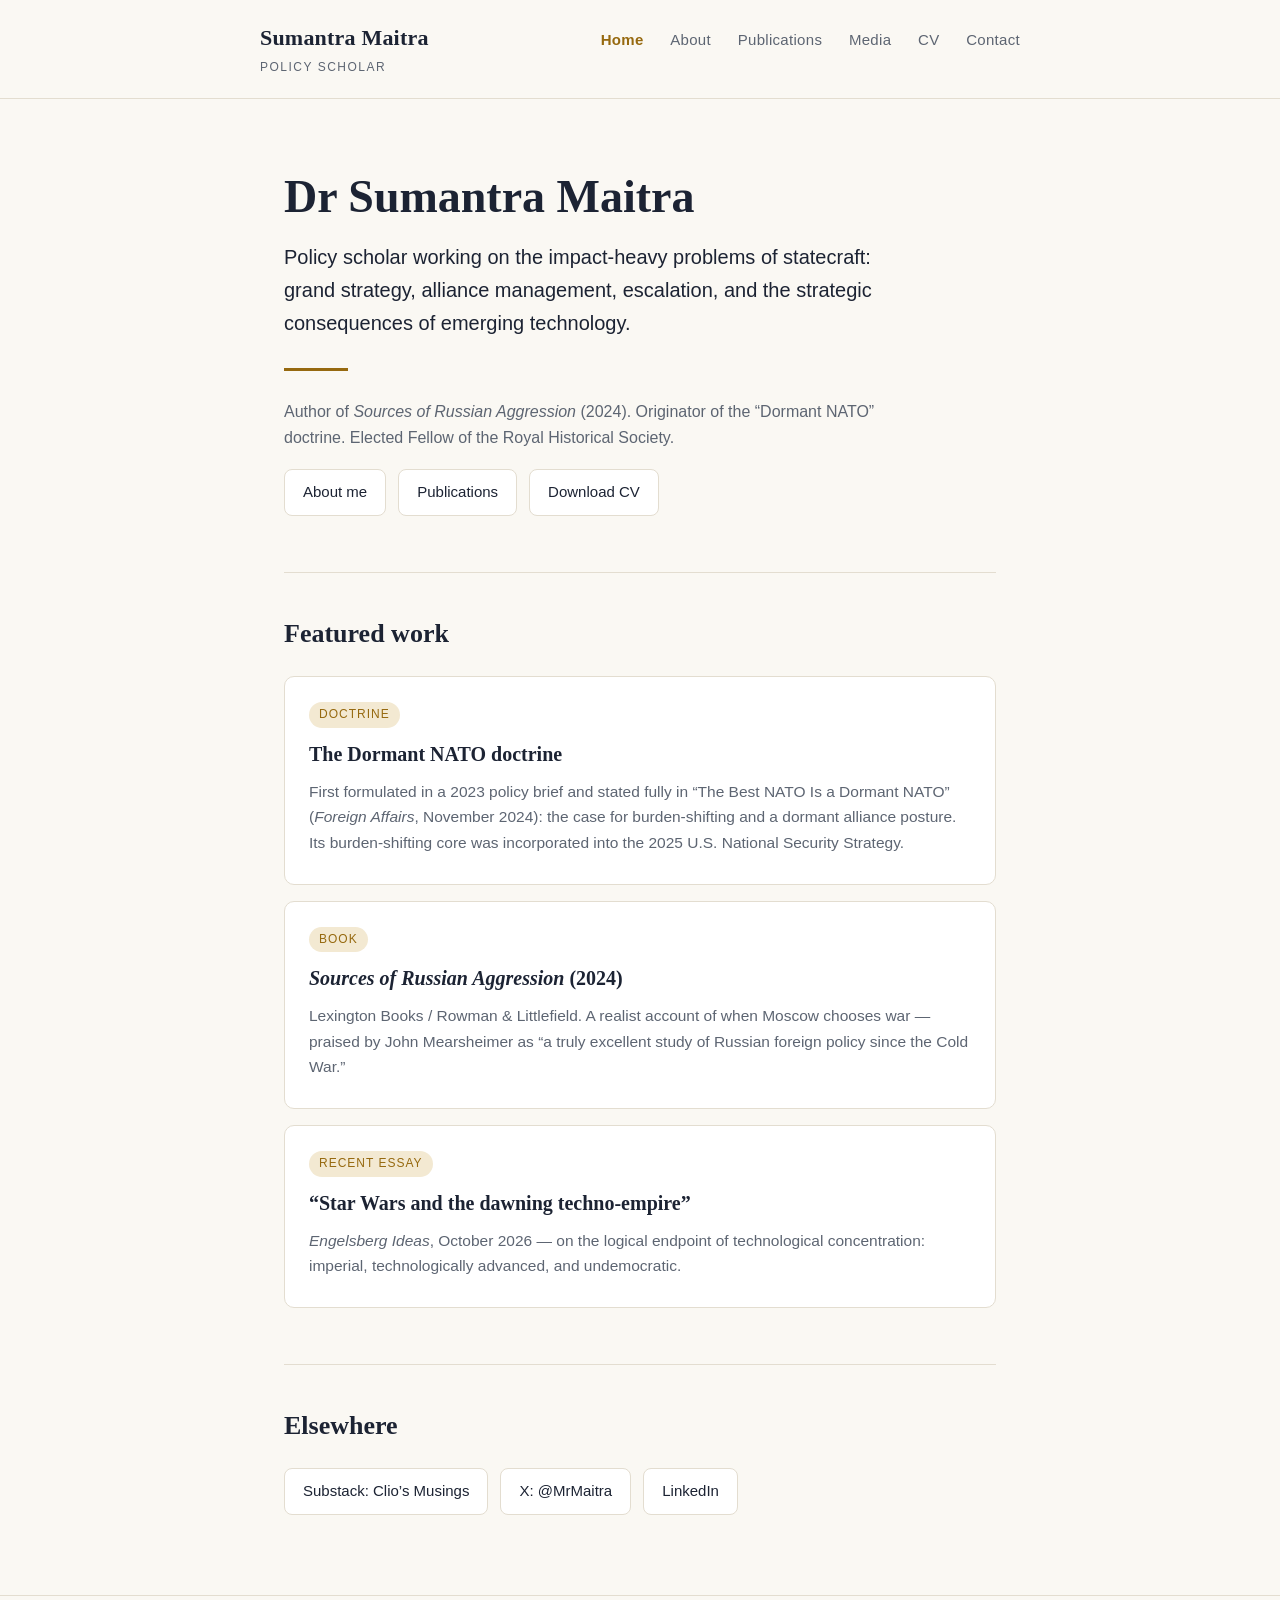
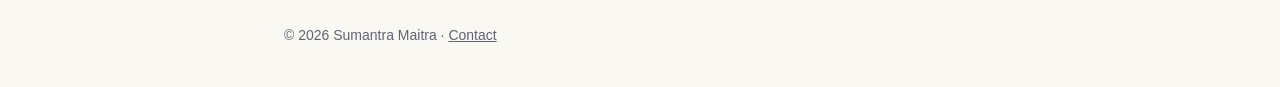
<file: index.html>
<!DOCTYPE html>
<html lang="en">
<head>
<meta charset="utf-8">
<meta name="viewport" content="width=device-width, initial-scale=1">
<title>Dr Sumantra Maitra — Policy Scholar</title>
<meta name="description" content="Dr Sumantra Maitra is a policy scholar working on grand strategy, alliance management, escalation, and the strategic consequences of emerging technology.">
<link rel="stylesheet" href="style.css">
</head>
<body>

<header class="site">
  <div class="wrap nav">
    <a class="brand" href="index.html">Sumantra Maitra<small>Policy Scholar</small></a>
    <nav class="links">
      <a href="index.html" class="active">Home</a>
      <a href="about.html">About</a>
      <a href="publications.html">Publications</a>
      <a href="media.html">Media</a>
      <a href="cv.html">CV</a>
      <a href="contact.html">Contact</a>
    </nav>
  </div>
</header>

<div class="wrap">
  <div class="hero">
    <h1>Dr Sumantra Maitra</h1>
    <p class="lede">Policy scholar working on the impact-heavy problems of statecraft: grand strategy, alliance management, escalation, and the strategic consequences of emerging technology.</p>
    <hr class="rule">
    <p class="sub">Author of <em>Sources of Russian Aggression</em> (2024). Originator of the &ldquo;Dormant NATO&rdquo; doctrine. Elected Fellow of the Royal Historical Society.</p>
    <div class="quick">
      <a href="about.html">About me</a>
      <a href="publications.html">Publications</a>
      <a href="Maitra_CV_AI_Fellowship.pdf">Download CV</a>
    </div>
  </div>

  <section class="block">
    <h2 class="sec">Featured work</h2>

    <div class="card">
      <span class="tag">Doctrine</span>
      <h3>The Dormant NATO doctrine</h3>
      <p>First formulated in a 2023 policy brief and stated fully in &ldquo;The Best NATO Is a Dormant NATO&rdquo; (<em>Foreign Affairs</em>, November 2024): the case for burden-shifting and a dormant alliance posture. Its burden-shifting core was incorporated into the 2025 U.S. National Security Strategy.</p>
    </div>

    <div class="card">
      <span class="tag">Book</span>
      <h3><em>Sources of Russian Aggression</em> (2024)</h3>
      <p>Lexington Books / Rowman &amp; Littlefield. A realist account of when Moscow chooses war — praised by John Mearsheimer as &ldquo;a truly excellent study of Russian foreign policy since the Cold War.&rdquo;</p>
    </div>

    <div class="card">
      <span class="tag">Recent essay</span>
      <h3><a href="https://engelsbergideas.com/notebook/star-wars-and-the-dawning-techno-empire/">&ldquo;Star Wars and the dawning techno-empire&rdquo;</a></h3>
      <p><em>Engelsberg Ideas</em>, October 2026 — on the logical endpoint of technological concentration: imperial, technologically advanced, and undemocratic.</p>
    </div>
  </section>

  <section class="block">
    <h2 class="sec">Elsewhere</h2>
    <div class="quick">
      <a href="https://diaryofdrm.substack.com">Substack: Clio&rsquo;s Musings</a>
      <a href="https://x.com/MrMaitra">X: @MrMaitra</a>
      <a href="https://www.linkedin.com/in/dr-sumantra-maitra">LinkedIn</a>
    </div>
  </section>
</div>

<footer class="site">
  <div class="wrap">
    &copy; 2026 Sumantra Maitra &middot; <a href="contact.html">Contact</a>
  </div>
</footer>

</body>
</html>
</file>
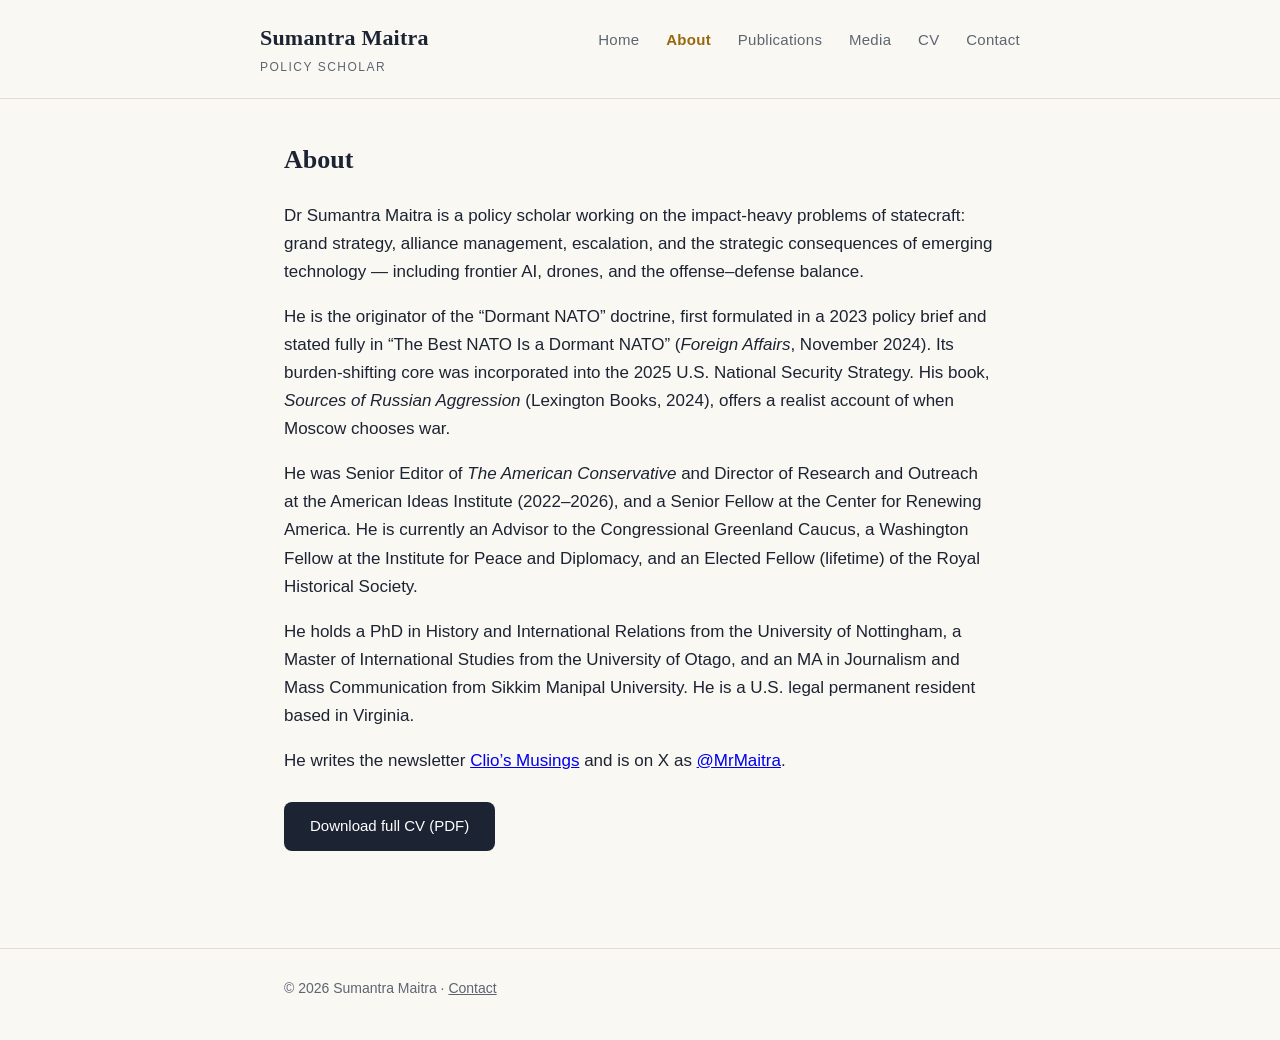
<file: about.html>
<!DOCTYPE html>
<html lang="en">
<head>
<meta charset="utf-8">
<meta name="viewport" content="width=device-width, initial-scale=1">
<title>About — Dr Sumantra Maitra</title>
<meta name="description" content="Biography of Dr Sumantra Maitra, policy scholar.">
<link rel="stylesheet" href="style.css">
</head>
<body>

<header class="site">
  <div class="wrap nav">
    <a class="brand" href="index.html">Sumantra Maitra<small>Policy Scholar</small></a>
    <nav class="links">
      <a href="index.html">Home</a>
      <a href="about.html" class="active">About</a>
      <a href="publications.html">Publications</a>
      <a href="media.html">Media</a>
      <a href="cv.html">CV</a>
      <a href="contact.html">Contact</a>
    </nav>
  </div>
</header>

<div class="wrap">
  <section class="block" style="border-top:0">
    <h2 class="sec">About</h2>
    <p>Dr Sumantra Maitra is a policy scholar working on the impact-heavy problems of statecraft: grand strategy, alliance management, escalation, and the strategic consequences of emerging technology — including frontier AI, drones, and the offense&ndash;defense balance.</p>
    <p>He is the originator of the &ldquo;Dormant NATO&rdquo; doctrine, first formulated in a 2023 policy brief and stated fully in &ldquo;The Best NATO Is a Dormant NATO&rdquo; (<em>Foreign Affairs</em>, November 2024). Its burden-shifting core was incorporated into the 2025 U.S. National Security Strategy. His book, <em>Sources of Russian Aggression</em> (Lexington Books, 2024), offers a realist account of when Moscow chooses war.</p>
    <p>He was Senior Editor of <em>The American Conservative</em> and Director of Research and Outreach at the American Ideas Institute (2022&ndash;2026), and a Senior Fellow at the Center for Renewing America. He is currently an Advisor to the Congressional Greenland Caucus, a Washington Fellow at the Institute for Peace and Diplomacy, and an Elected Fellow (lifetime) of the Royal Historical Society.</p>
    <p>He holds a PhD in History and International Relations from the University of Nottingham, a Master of International Studies from the University of Otago, and an MA in Journalism and Mass Communication from Sikkim Manipal University. He is a U.S. legal permanent resident based in Virginia.</p>
    <p>He writes the newsletter <a href="https://diaryofdrm.substack.com">Clio&rsquo;s Musings</a> and is on X as <a href="https://x.com/MrMaitra">@MrMaitra</a>.</p>
    <p><a class="btn" href="Maitra_CV_AI_Fellowship.pdf">Download full CV (PDF)</a></p>
  </section>
</div>

<footer class="site">
  <div class="wrap">
    &copy; 2026 Sumantra Maitra &middot; <a href="contact.html">Contact</a>
  </div>
</footer>

</body>
</html>
</file>
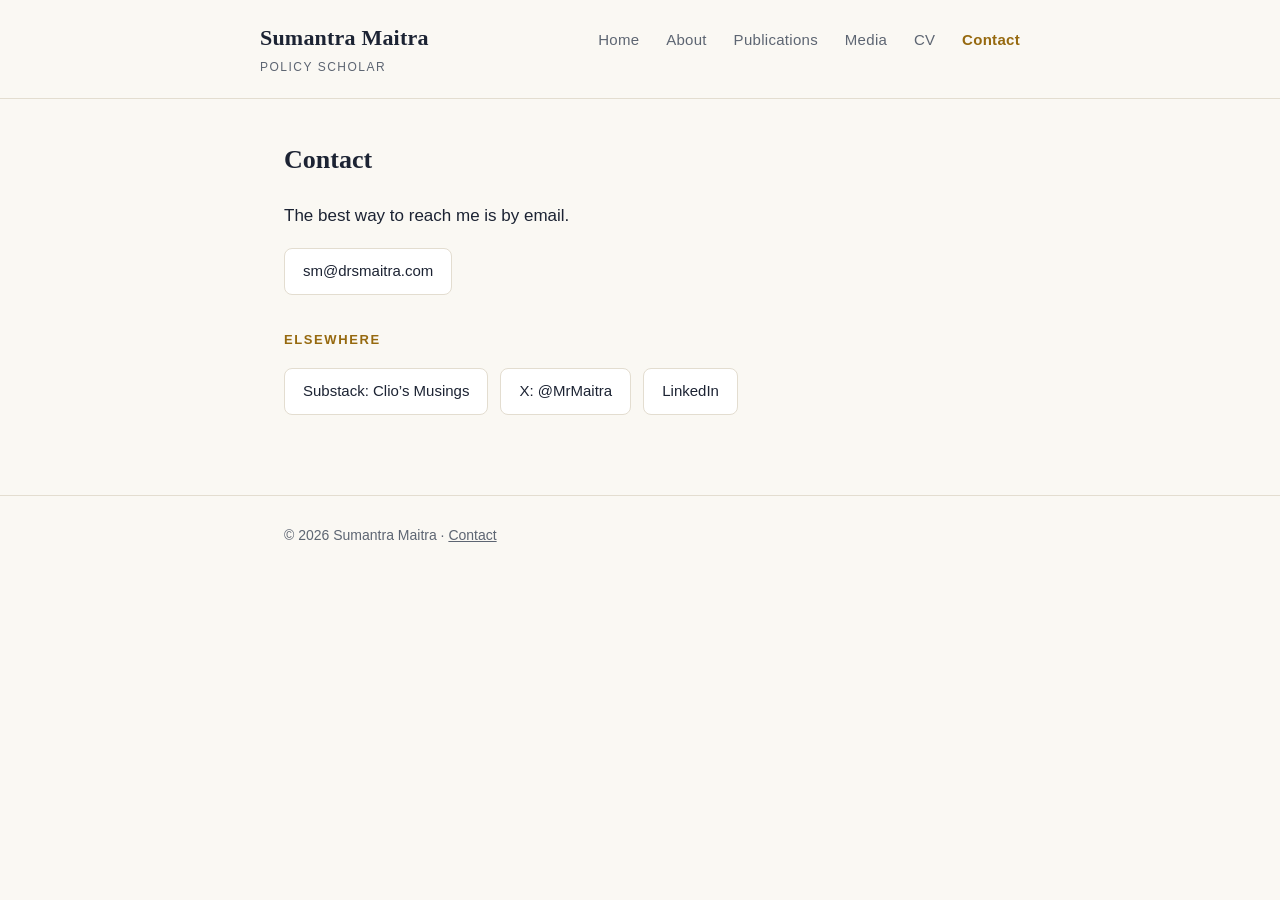
<file: contact.html>
<!DOCTYPE html>
<html lang="en">
<head>
<meta charset="utf-8">
<meta name="viewport" content="width=device-width, initial-scale=1">
<title>Contact — Dr Sumantra Maitra</title>
<meta name="description" content="Contact Dr Sumantra Maitra.">
<link rel="stylesheet" href="style.css">
</head>
<body>

<header class="site">
  <div class="wrap nav">
    <a class="brand" href="index.html">Sumantra Maitra<small>Policy Scholar</small></a>
    <nav class="links">
      <a href="index.html">Home</a>
      <a href="about.html">About</a>
      <a href="publications.html">Publications</a>
      <a href="media.html">Media</a>
      <a href="cv.html">CV</a>
      <a href="contact.html" class="active">Contact</a>
    </nav>
  </div>
</header>

<div class="wrap">
  <section class="block" style="border-top:0">
    <h2 class="sec">Contact</h2>
    <p>The best way to reach me is by email.</p>
    <div class="quick">
      <a href="mailto:sm@drsmaitra.com">sm@drsmaitra.com</a>
    </div>
    <h3 class="sub" style="margin-top:34px">Elsewhere</h3>
    <div class="quick">
      <a href="https://diaryofdrm.substack.com">Substack: Clio&rsquo;s Musings</a>
      <a href="https://x.com/MrMaitra">X: @MrMaitra</a>
      <a href="https://www.linkedin.com/in/dr-sumantra-maitra">LinkedIn</a>
    </div>
  </section>
</div>

<footer class="site">
  <div class="wrap">
    &copy; 2026 Sumantra Maitra &middot; <a href="contact.html">Contact</a>
  </div>
</footer>

</body>
</html>
</file>
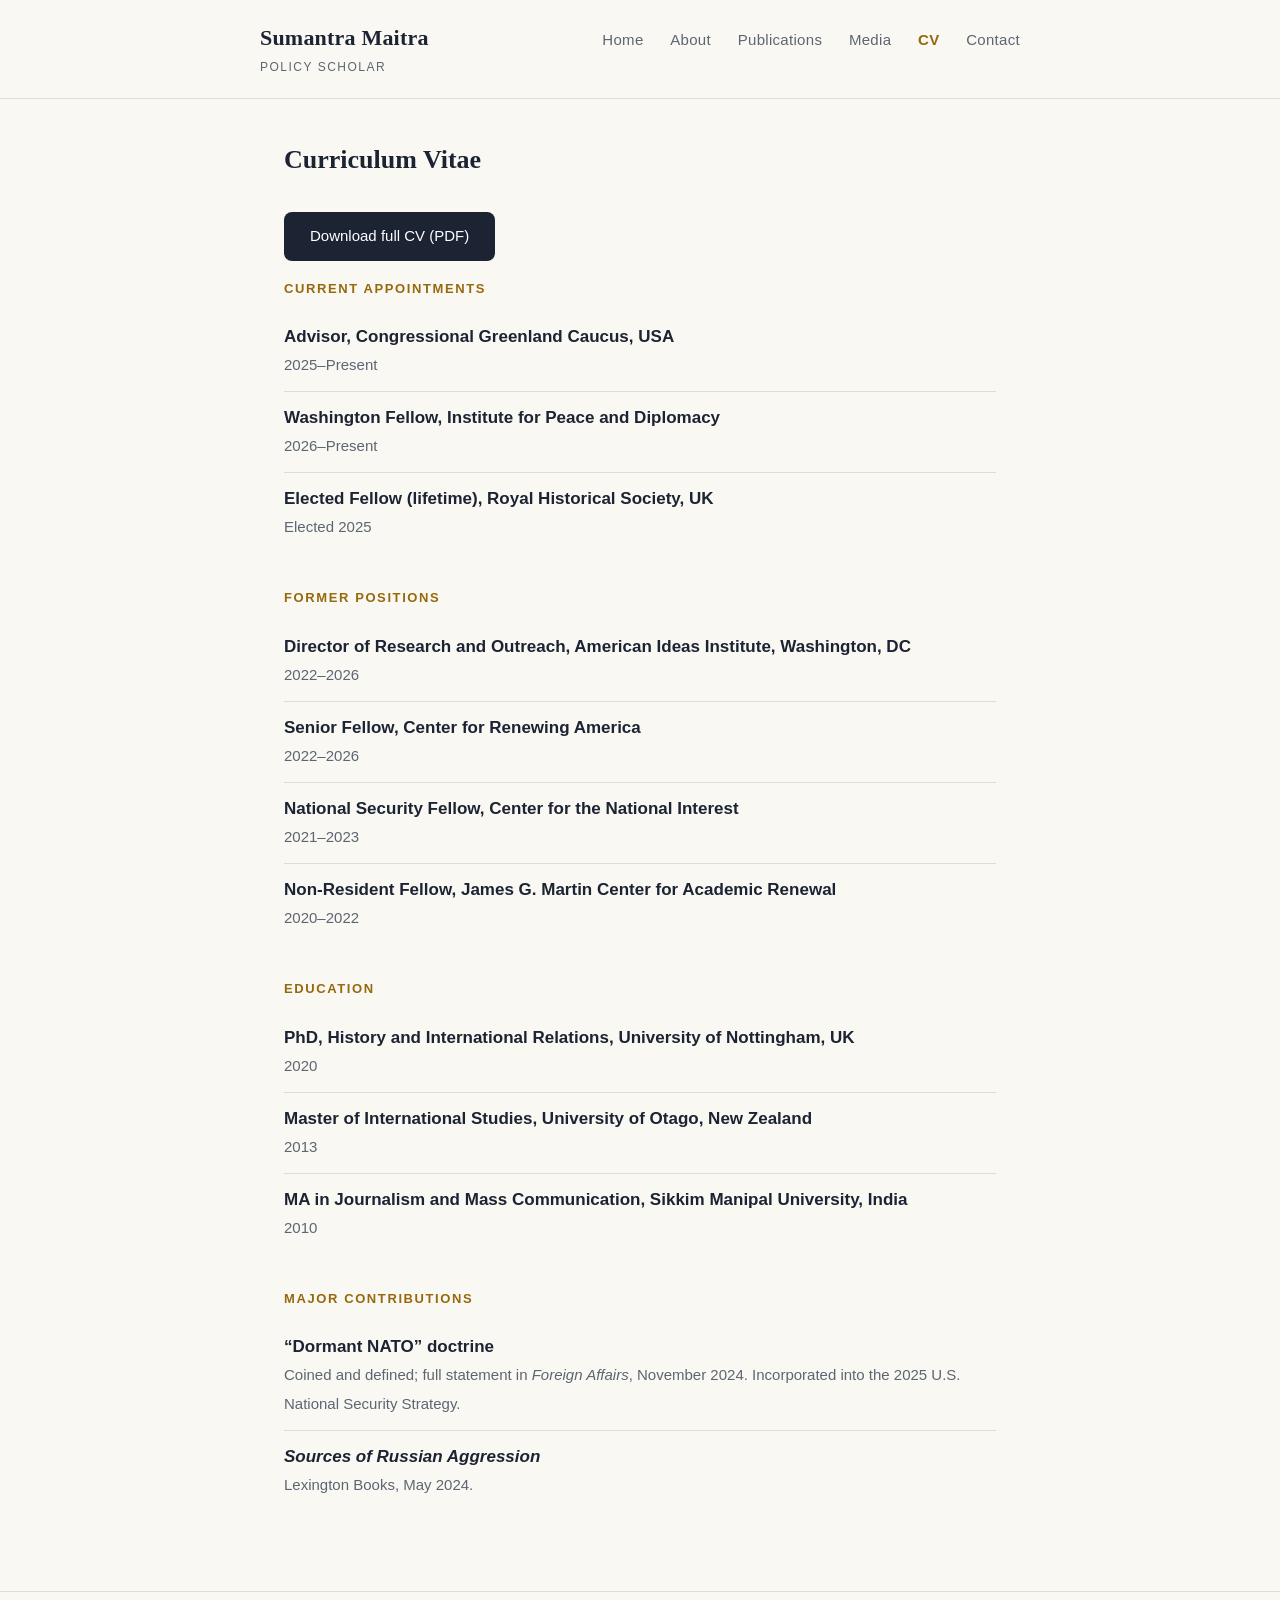
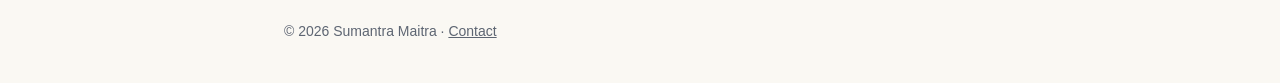
<file: cv.html>
<!DOCTYPE html>
<html lang="en">
<head>
<meta charset="utf-8">
<meta name="viewport" content="width=device-width, initial-scale=1">
<title>CV — Dr Sumantra Maitra</title>
<meta name="description" content="Curriculum vitae of Dr Sumantra Maitra.">
<link rel="stylesheet" href="style.css">
</head>
<body>

<header class="site">
  <div class="wrap nav">
    <a class="brand" href="index.html">Sumantra Maitra<small>Policy Scholar</small></a>
    <nav class="links">
      <a href="index.html">Home</a>
      <a href="about.html">About</a>
      <a href="publications.html">Publications</a>
      <a href="media.html">Media</a>
      <a href="cv.html" class="active">CV</a>
      <a href="contact.html">Contact</a>
    </nav>
  </div>
</header>

<div class="wrap">
  <section class="block" style="border-top:0">
    <h2 class="sec">Curriculum Vitae</h2>
    <p><a class="btn" href="Maitra_CV_AI_Fellowship.pdf">Download full CV (PDF)</a></p>

    <h3 class="sub">Current appointments</h3>
    <ul class="pub">
      <li><span class="t">Advisor, Congressional Greenland Caucus, USA</span><br><span class="v">2025&ndash;Present</span></li>
      <li><span class="t">Washington Fellow, Institute for Peace and Diplomacy</span><br><span class="v">2026&ndash;Present</span></li>
      <li><span class="t">Elected Fellow (lifetime), Royal Historical Society, UK</span><br><span class="v">Elected 2025</span></li>
    </ul>

    <h3 class="sub">Former positions</h3>
    <ul class="pub">
      <li><span class="t">Director of Research and Outreach, American Ideas Institute, Washington, DC</span><br><span class="v">2022&ndash;2026</span></li>
      <li><span class="t">Senior Fellow, Center for Renewing America</span><br><span class="v">2022&ndash;2026</span></li>
      <li><span class="t">National Security Fellow, Center for the National Interest</span><br><span class="v">2021&ndash;2023</span></li>
      <li><span class="t">Non-Resident Fellow, James G. Martin Center for Academic Renewal</span><br><span class="v">2020&ndash;2022</span></li>
    </ul>

    <h3 class="sub">Education</h3>
    <ul class="pub">
      <li><span class="t">PhD, History and International Relations, University of Nottingham, UK</span><br><span class="v">2020</span></li>
      <li><span class="t">Master of International Studies, University of Otago, New Zealand</span><br><span class="v">2013</span></li>
      <li><span class="t">MA in Journalism and Mass Communication, Sikkim Manipal University, India</span><br><span class="v">2010</span></li>
    </ul>

    <h3 class="sub">Major contributions</h3>
    <ul class="pub">
      <li><span class="t">&ldquo;Dormant NATO&rdquo; doctrine</span><br><span class="v">Coined and defined; full statement in <em>Foreign Affairs</em>, November 2024. Incorporated into the 2025 U.S. National Security Strategy.</span></li>
      <li><span class="t"><em>Sources of Russian Aggression</em></span><br><span class="v">Lexington Books, May 2024.</span></li>
    </ul>
  </section>
</div>

<footer class="site">
  <div class="wrap">
    &copy; 2026 Sumantra Maitra &middot; <a href="contact.html">Contact</a>
  </div>
</footer>

</body>
</html>
</file>
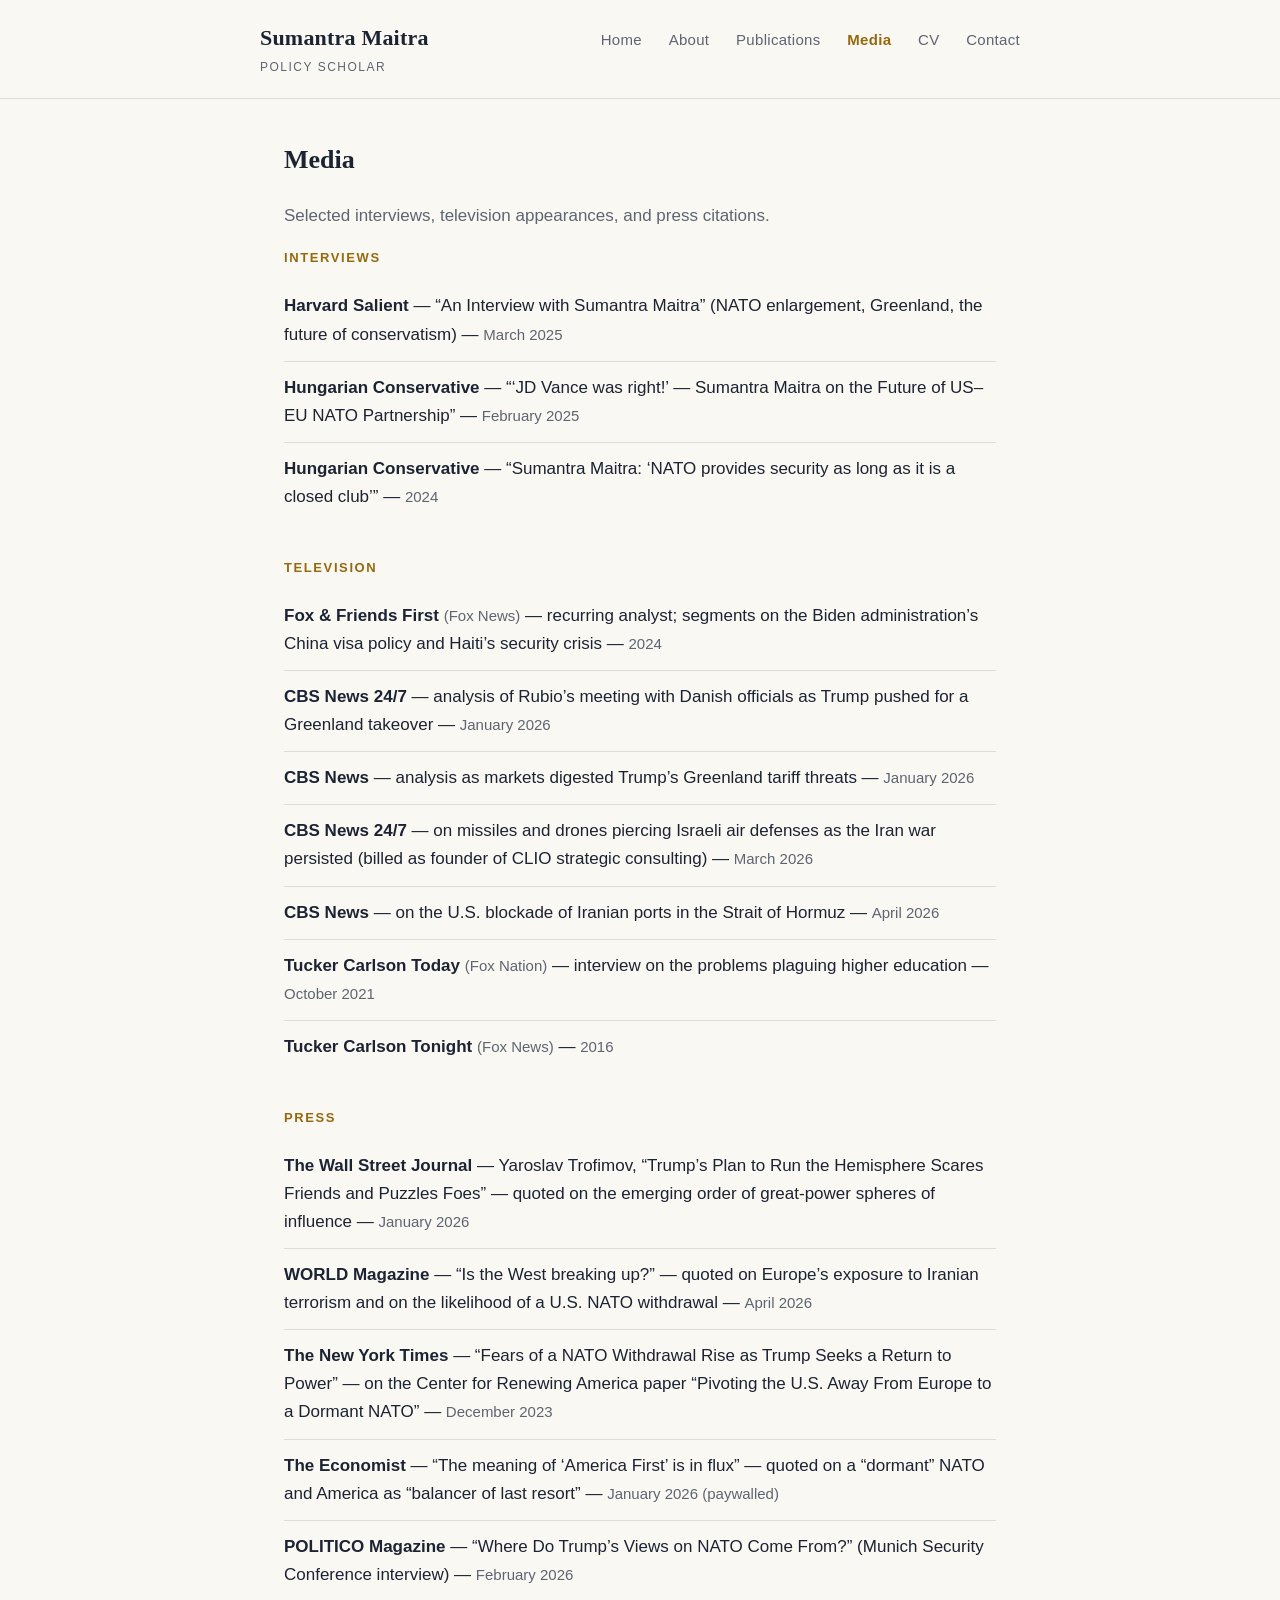
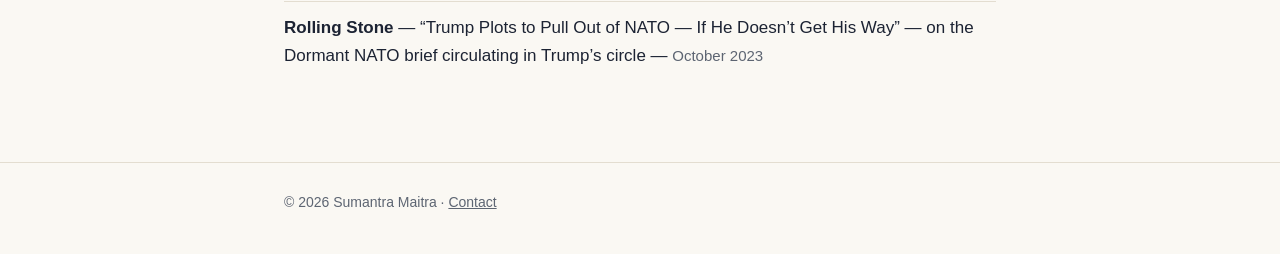
<file: media.html>
<!DOCTYPE html>
<html lang="en">
<head>
<meta charset="utf-8">
<meta name="viewport" content="width=device-width, initial-scale=1">
<title>Media — Dr Sumantra Maitra</title>
<meta name="description" content="Media appearances, interviews, and press citations of Dr Sumantra Maitra.">
<link rel="stylesheet" href="style.css">
</head>
<body>

<header class="site">
  <div class="wrap nav">
    <a class="brand" href="index.html">Sumantra Maitra<small>Policy Scholar</small></a>
    <nav class="links">
      <a href="index.html">Home</a>
      <a href="about.html">About</a>
      <a href="publications.html">Publications</a>
      <a href="media.html" class="active">Media</a>
      <a href="cv.html">CV</a>
      <a href="contact.html">Contact</a>
    </nav>
  </div>
</header>

<div class="wrap">
  <section class="block" style="border-top:0">
    <h2 class="sec">Media</h2>
    <p style="color:var(--muted)">Selected interviews, television appearances, and press citations.</p>

    <h3 class="sub">Interviews</h3>
    <ul class="pub">
      <li><span class="t">Harvard Salient</span> &mdash; &ldquo;An Interview with Sumantra Maitra&rdquo; (NATO enlargement, Greenland, the future of conservatism) &mdash; <span class="v">March 2025</span></li>
      <li><span class="t">Hungarian Conservative</span> &mdash; &ldquo;&lsquo;JD Vance was right!&rsquo; &mdash; Sumantra Maitra on the Future of US&ndash;EU NATO Partnership&rdquo; &mdash; <span class="v">February 2025</span></li>
      <li><span class="t">Hungarian Conservative</span> &mdash; &ldquo;Sumantra Maitra: &lsquo;NATO provides security as long as it is a closed club&rsquo;&rdquo; &mdash; <span class="v">2024</span></li>
    </ul>

    <h3 class="sub">Television</h3>
    <ul class="pub">
      <li><span class="t">Fox &amp; Friends First</span> <span class="v">(Fox News)</span> &mdash; recurring analyst; segments on the Biden administration&rsquo;s China visa policy and Haiti&rsquo;s security crisis &mdash; <span class="v">2024</span></li>
      <li><span class="t">CBS News 24/7</span> &mdash; analysis of Rubio&rsquo;s meeting with Danish officials as Trump pushed for a Greenland takeover &mdash; <span class="v">January 2026</span></li>
      <li><span class="t">CBS News</span> &mdash; analysis as markets digested Trump&rsquo;s Greenland tariff threats &mdash; <span class="v">January 2026</span></li>
      <li><span class="t">CBS News 24/7</span> &mdash; on missiles and drones piercing Israeli air defenses as the Iran war persisted (billed as founder of CLIO strategic consulting) &mdash; <span class="v">March 2026</span></li>
      <li><span class="t">CBS News</span> &mdash; on the U.S. blockade of Iranian ports in the Strait of Hormuz &mdash; <span class="v">April 2026</span></li>
      <li><span class="t">Tucker Carlson Today</span> <span class="v">(Fox Nation)</span> &mdash; interview on the problems plaguing higher education &mdash; <span class="v">October 2021</span></li>
      <li><span class="t">Tucker Carlson Tonight</span> <span class="v">(Fox News)</span> &mdash; <span class="v">2016</span></li>
    </ul>

    <h3 class="sub">Press</h3>
    <ul class="pub">
      <li><span class="t">The Wall Street Journal</span> &mdash; Yaroslav Trofimov, &ldquo;Trump&rsquo;s Plan to Run the Hemisphere Scares Friends and Puzzles Foes&rdquo; &mdash; quoted on the emerging order of great-power spheres of influence &mdash; <span class="v">January 2026</span></li>
      <li><span class="t">WORLD Magazine</span> &mdash; &ldquo;Is the West breaking up?&rdquo; &mdash; quoted on Europe&rsquo;s exposure to Iranian terrorism and on the likelihood of a U.S. NATO withdrawal &mdash; <span class="v">April 2026</span></li>
      <li><span class="t">The New York Times</span> &mdash; &ldquo;Fears of a NATO Withdrawal Rise as Trump Seeks a Return to Power&rdquo; &mdash; on the Center for Renewing America paper &ldquo;Pivoting the U.S. Away From Europe to a Dormant NATO&rdquo; &mdash; <span class="v">December 2023</span></li>
      <li><span class="t">The Economist</span> &mdash; &ldquo;The meaning of &lsquo;America First&rsquo; is in flux&rdquo; &mdash; quoted on a &ldquo;dormant&rdquo; NATO and America as &ldquo;balancer of last resort&rdquo; &mdash; <span class="v">January 2026 (paywalled)</span></li>
      <li><span class="t">POLITICO Magazine</span> &mdash; &ldquo;Where Do Trump&rsquo;s Views on NATO Come From?&rdquo; (Munich Security Conference interview) &mdash; <span class="v">February 2026</span></li>
      <li><span class="t">Rolling Stone</span> &mdash; &ldquo;Trump Plots to Pull Out of NATO &mdash; If He Doesn&rsquo;t Get His Way&rdquo; &mdash; on the Dormant NATO brief circulating in Trump&rsquo;s circle &mdash; <span class="v">October 2023</span></li>
    </ul>
  </section>
</div>

<footer class="site">
  <div class="wrap">
    &copy; 2026 Sumantra Maitra &middot; <a href="contact.html">Contact</a>
  </div>
</footer>

</body>
</html>
</file>
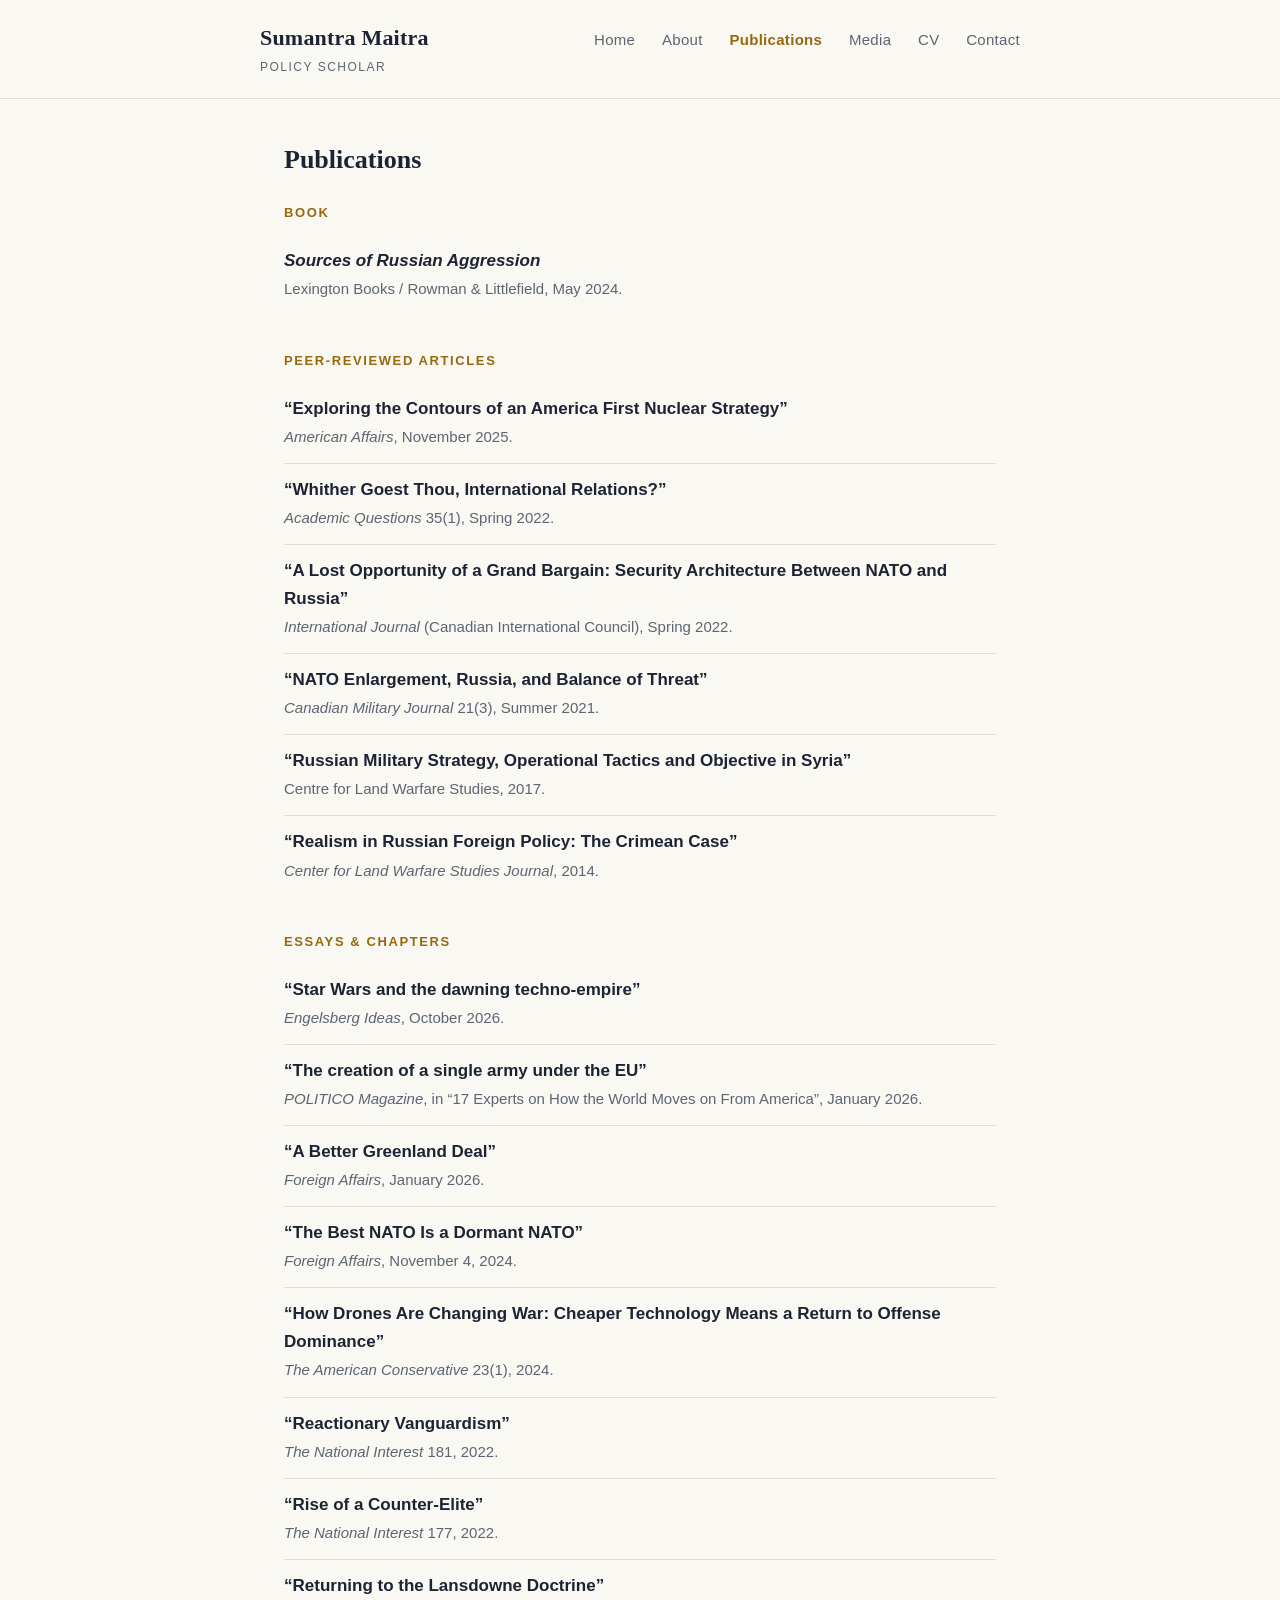
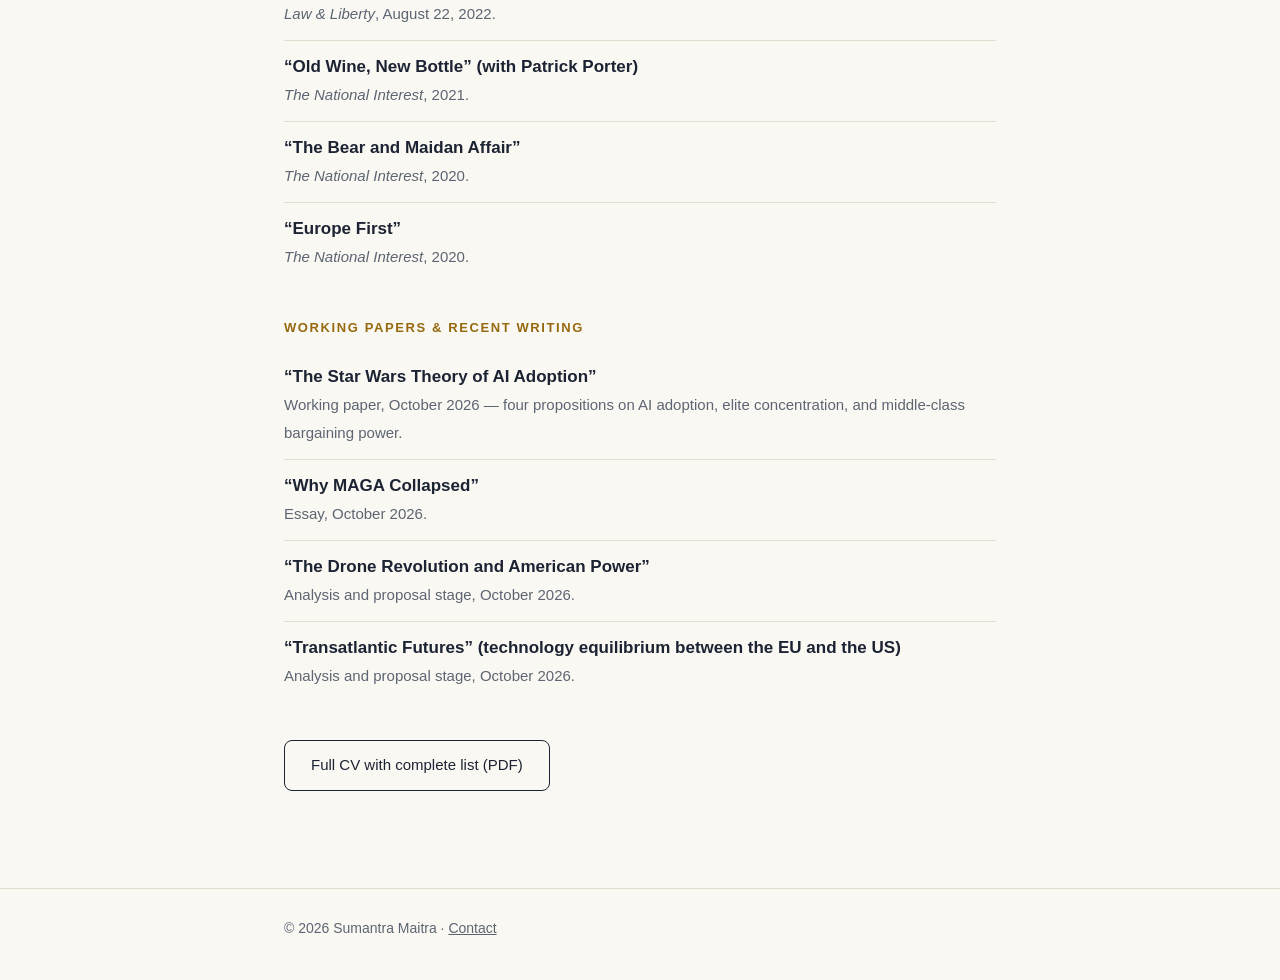
<file: publications.html>
<!DOCTYPE html>
<html lang="en">
<head>
<meta charset="utf-8">
<meta name="viewport" content="width=device-width, initial-scale=1">
<title>Publications — Dr Sumantra Maitra</title>
<meta name="description" content="Books, articles, and essays by Dr Sumantra Maitra.">
<link rel="stylesheet" href="style.css">
</head>
<body>

<header class="site">
  <div class="wrap nav">
    <a class="brand" href="index.html">Sumantra Maitra<small>Policy Scholar</small></a>
    <nav class="links">
      <a href="index.html">Home</a>
      <a href="about.html">About</a>
      <a href="publications.html" class="active">Publications</a>
      <a href="media.html">Media</a>
      <a href="cv.html">CV</a>
      <a href="contact.html">Contact</a>
    </nav>
  </div>
</header>

<div class="wrap">
  <section class="block" style="border-top:0">
    <h2 class="sec">Publications</h2>

    <h3 class="sub">Book</h3>
    <ul class="pub">
      <li><span class="t"><em>Sources of Russian Aggression</em></span><br><span class="v">Lexington Books / Rowman &amp; Littlefield, May 2024.</span></li>
    </ul>

    <h3 class="sub">Peer-reviewed articles</h3>
    <ul class="pub">
      <li><span class="t">&ldquo;Exploring the Contours of an America First Nuclear Strategy&rdquo;</span><br><span class="v"><em>American Affairs</em>, November 2025.</span></li>
      <li><span class="t">&ldquo;Whither Goest Thou, International Relations?&rdquo;</span><br><span class="v"><em>Academic Questions</em> 35(1), Spring 2022.</span></li>
      <li><span class="t">&ldquo;A Lost Opportunity of a Grand Bargain: Security Architecture Between NATO and Russia&rdquo;</span><br><span class="v"><em>International Journal</em> (Canadian International Council), Spring 2022.</span></li>
      <li><span class="t">&ldquo;NATO Enlargement, Russia, and Balance of Threat&rdquo;</span><br><span class="v"><em>Canadian Military Journal</em> 21(3), Summer 2021.</span></li>
      <li><span class="t">&ldquo;Russian Military Strategy, Operational Tactics and Objective in Syria&rdquo;</span><br><span class="v">Centre for Land Warfare Studies, 2017.</span></li>
      <li><span class="t">&ldquo;Realism in Russian Foreign Policy: The Crimean Case&rdquo;</span><br><span class="v"><em>Center for Land Warfare Studies Journal</em>, 2014.</span></li>
    </ul>

    <h3 class="sub">Essays &amp; chapters</h3>
    <ul class="pub">
      <li><span class="t"><a href="https://engelsbergideas.com/notebook/star-wars-and-the-dawning-techno-empire/">&ldquo;Star Wars and the dawning techno-empire&rdquo;</a></span><br><span class="v"><em>Engelsberg Ideas</em>, October 2026.</span></li>
      <li><span class="t"><a href="https://www.politico.com/news/magazine/2026/01/27/post-nato-middle-power">&ldquo;The creation of a single army under the EU&rdquo;</a></span><br><span class="v"><em>POLITICO Magazine</em>, in &ldquo;17 Experts on How the World Moves on From America&rdquo;, January 2026.</span></li>
      <li><span class="t">&ldquo;A Better Greenland Deal&rdquo;</span><br><span class="v"><em>Foreign Affairs</em>, January 2026.</span></li>
      <li><span class="t">&ldquo;The Best NATO Is a Dormant NATO&rdquo;</span><br><span class="v"><em>Foreign Affairs</em>, November 4, 2024.</span></li>
      <li><span class="t">&ldquo;How Drones Are Changing War: Cheaper Technology Means a Return to Offense Dominance&rdquo;</span><br><span class="v"><em>The American Conservative</em> 23(1), 2024.</span></li>
      <li><span class="t">&ldquo;Reactionary Vanguardism&rdquo;</span><br><span class="v"><em>The National Interest</em> 181, 2022.</span></li>
      <li><span class="t">&ldquo;Rise of a Counter-Elite&rdquo;</span><br><span class="v"><em>The National Interest</em> 177, 2022.</span></li>
      <li><span class="t">&ldquo;Returning to the Lansdowne Doctrine&rdquo;</span><br><span class="v"><em>Law &amp; Liberty</em>, August 22, 2022.</span></li>
      <li><span class="t">&ldquo;Old Wine, New Bottle&rdquo; (with Patrick Porter)</span><br><span class="v"><em>The National Interest</em>, 2021.</span></li>
      <li><span class="t">&ldquo;The Bear and Maidan Affair&rdquo;</span><br><span class="v"><em>The National Interest</em>, 2020.</span></li>
      <li><span class="t">&ldquo;Europe First&rdquo;</span><br><span class="v"><em>The National Interest</em>, 2020.</span></li>
    </ul>

    <h3 class="sub">Working papers &amp; recent writing</h3>
    <ul class="pub">
      <li><span class="t">&ldquo;The Star Wars Theory of AI Adoption&rdquo;</span><br><span class="v">Working paper, October 2026 — four propositions on AI adoption, elite concentration, and middle-class bargaining power.</span></li>
      <li><span class="t">&ldquo;Why MAGA Collapsed&rdquo;</span><br><span class="v">Essay, October 2026.</span></li>
      <li><span class="t">&ldquo;The Drone Revolution and American Power&rdquo;</span><br><span class="v">Analysis and proposal stage, October 2026.</span></li>
      <li><span class="t">&ldquo;Transatlantic Futures&rdquo; (technology equilibrium between the EU and the US)</span><br><span class="v">Analysis and proposal stage, October 2026.</span></li>
    </ul>

    <p style="margin-top:28px"><a class="btn ghost" href="Maitra_CV_AI_Fellowship.pdf">Full CV with complete list (PDF)</a></p>
  </section>
</div>

<footer class="site">
  <div class="wrap">
    &copy; 2026 Sumantra Maitra &middot; <a href="contact.html">Contact</a>
  </div>
</footer>

</body>
</html>
</file>
<file: style.css>
:root {
  --ink: #1c2333;
  --paper: #faf8f3;
  --accent: #96690f;
  --accent-soft: #f3e9d2;
  --muted: #5d6572;
  --line: #e3ddd0;
  --card: #ffffff;
}

* { box-sizing: border-box; }

body {
  margin: 0;
  background: var(--paper);
  color: var(--ink);
  font-family: -apple-system, BlinkMacSystemFont, "Segoe UI", Helvetica, Arial, sans-serif;
  font-size: 17px;
  line-height: 1.65;
}

.wrap { max-width: 760px; margin: 0 auto; padding: 0 24px; }

/* ---------- header ---------- */
header.site {
  border-bottom: 1px solid var(--line);
  background: var(--paper);
}
.nav {
  display: flex; align-items: baseline; justify-content: space-between;
  padding: 20px 0; flex-wrap: wrap; gap: 12px;
}
.brand {
  font-family: Georgia, "Times New Roman", serif;
  font-size: 22px; font-weight: bold; color: var(--ink);
  text-decoration: none; letter-spacing: 0.2px;
}
.brand small { display: block; font-family: -apple-system, "Segoe UI", sans-serif;
  font-size: 12px; font-weight: normal; color: var(--muted); letter-spacing: 1.5px;
  text-transform: uppercase; margin-top: 2px; }
nav.links a {
  color: var(--muted); text-decoration: none; margin-left: 22px;
  font-size: 15px; letter-spacing: 0.3px;
}
nav.links a:hover, nav.links a.active { color: var(--accent); }
nav.links a.active { font-weight: 600; }

/* ---------- hero ---------- */
.hero { padding: 72px 0 56px; }
.hero h1 {
  font-family: Georgia, "Times New Roman", serif;
  font-size: 46px; line-height: 1.12; margin: 0 0 18px; font-weight: bold;
}
.hero p.lede { font-size: 20px; color: var(--ink); max-width: 620px; margin: 0 0 8px; }
.hero p.sub { color: var(--muted); font-size: 16px; max-width: 620px; }
.rule { border: 0; border-top: 3px solid var(--accent); width: 64px; margin: 28px 0; }

/* ---------- sections ---------- */
section.block { padding: 40px 0; border-top: 1px solid var(--line); }
h2.sec {
  font-family: Georgia, "Times New Roman", serif;
  font-size: 26px; margin: 0 0 20px;
}
h3.sub {
  font-size: 13px; text-transform: uppercase; letter-spacing: 1.6px;
  color: var(--accent); margin: 34px 0 12px;
}
h3.sub:first-of-type { margin-top: 0; }

.card {
  background: var(--card); border: 1px solid var(--line);
  border-radius: 10px; padding: 22px 24px; margin: 0 0 16px;
}
.card h3 { font-family: Georgia, serif; font-size: 20px; margin: 0 0 8px; }
.card h3 a { color: var(--ink); text-decoration: none; }
.card h3 a:hover { color: var(--accent); }
.card p { margin: 0 0 6px; color: var(--muted); font-size: 15.5px; }
.card .tag {
  display: inline-block; font-size: 12px; letter-spacing: 1px; text-transform: uppercase;
  color: var(--accent); background: var(--accent-soft);
  padding: 3px 10px; border-radius: 20px; margin-bottom: 10px;
}

ul.pub { list-style: none; margin: 0; padding: 0; }
ul.pub li { padding: 12px 0; border-bottom: 1px solid var(--line); }
ul.pub li:last-child { border-bottom: 0; }
ul.pub .t { font-weight: 600; }
ul.pub .t a { color: var(--ink); text-decoration: none; }
ul.pub .t a:hover { color: var(--accent); }
ul.pub .v { color: var(--muted); font-size: 15px; }

.btn {
  display: inline-block; background: var(--ink); color: #fff;
  padding: 12px 26px; border-radius: 8px; text-decoration: none;
  font-size: 15px; margin-top: 10px;
}
.btn:hover { background: var(--accent); }
.btn.ghost { background: transparent; color: var(--ink); border: 1px solid var(--ink); }
.btn.ghost:hover { border-color: var(--accent); color: var(--accent); }

.quick { display: flex; gap: 12px; flex-wrap: wrap; margin-top: 18px; }
.quick a {
  border: 1px solid var(--line); background: var(--card); color: var(--ink);
  padding: 10px 18px; border-radius: 8px; text-decoration: none; font-size: 15px;
}
.quick a:hover { border-color: var(--accent); color: var(--accent); }

/* ---------- footer ---------- */
footer.site {
  border-top: 1px solid var(--line); margin-top: 40px; padding: 28px 0 40px;
  color: var(--muted); font-size: 14px;
}
footer.site a { color: var(--muted); }
footer.site a:hover { color: var(--accent); }

@media (max-width: 560px) {
  .hero h1 { font-size: 34px; }
  nav.links a { margin-left: 14px; }
}
</file>
